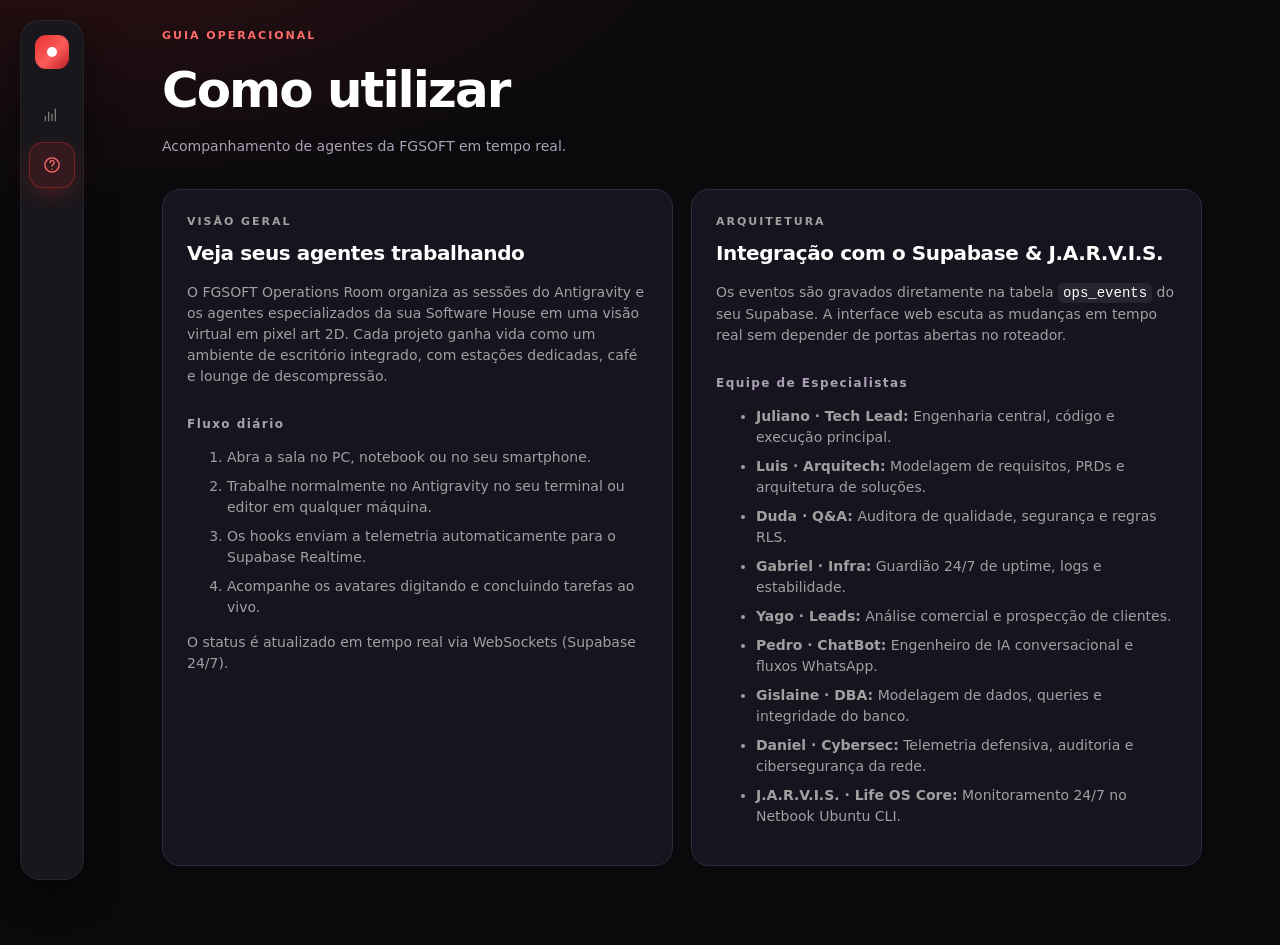
<file: how-to.html>
<!doctype html>
<html lang="pt-BR">
<head><meta charset="utf-8"><meta name="viewport" content="width=device-width, initial-scale=1"><title>Como utilizar · FGSOFT Operations Room</title><link rel="stylesheet" href="./styles.css"><link rel="stylesheet" href="./office.css"></head>
<body>
  <aside class="trilho trilho-principal" aria-label="Navegação principal"><div class="trilho-marca" aria-hidden="true"></div><nav class="trilho-nav"><a class="nav" href="./" aria-label="Escritório"><svg viewBox="0 0 24 24" aria-hidden="true"><path d="M4 19v-5m4 5V9m4 10v-8m4 8V5"/></svg></a><a class="nav active" href="./how-to.html" aria-label="Como utilizar"><svg viewBox="0 0 24 24" aria-hidden="true"><circle cx="12" cy="12" r="8.5"/><path d="M9.7 9a2.45 2.45 0 1 1 4.4 1.48c-.8 1.04-2.1 1.32-2.1 2.78"/><path d="M12 16.7h.01"/></svg></a></nav></aside>
  <main class="container help-page"><header class="page-head"><div><p class="eyebrow">GUIA OPERACIONAL</p><h1>Como utilizar</h1><p class="intro">Acompanhamento de agentes da FGSOFT em tempo real.</p></div></header><div class="help-grid"><section class="panel"><p class="eyebrow">VISÃO GERAL</p><h2>Veja seus agentes trabalhando</h2><p>O FGSOFT Operations Room organiza as sessões do Antigravity e os agentes especializados da sua Software House em uma visão virtual em pixel art 2D. Cada projeto ganha vida como um ambiente de escritório integrado, com estações dedicadas, café e lounge de descompressão.</p><h3>Fluxo diário</h3><ol><li>Abra a sala no PC, notebook ou no seu smartphone.</li><li>Trabalhe normalmente no Antigravity no seu terminal ou editor em qualquer máquina.</li><li>Os hooks enviam a telemetria automaticamente para o Supabase Realtime.</li><li>Acompanhe os avatares digitando e concluindo tarefas ao vivo.</li></ol><p>O status é atualizado em tempo real via WebSockets (Supabase 24/7).</p></section><section class="panel"><p class="eyebrow">ARQUITETURA</p><h2>Integração com o Supabase & J.A.R.V.I.S.</h2><p>Os eventos são gravados diretamente na tabela <code>ops_events</code> do seu Supabase. A interface web escuta as mudanças em tempo real sem depender de portas abertas no roteador.</p><h3>Equipe de Especialistas</h3><ul><li><strong>Juliano · Tech Lead:</strong> Engenharia central, código e execução principal.</li><li><strong>Luis · Arquitech:</strong> Modelagem de requisitos, PRDs e arquitetura de soluções.</li><li><strong>Duda · Q&A:</strong> Auditora de qualidade, segurança e regras RLS.</li><li><strong>Gabriel · Infra:</strong> Guardião 24/7 de uptime, logs e estabilidade.</li><li><strong>Yago · Leads:</strong> Análise comercial e prospecção de clientes.</li><li><strong>Pedro · ChatBot:</strong> Engenheiro de IA conversacional e fluxos WhatsApp.</li><li><strong>Gislaine · DBA:</strong> Modelagem de dados, queries e integridade do banco.</li><li><strong>Daniel · Cybersec:</strong> Telemetria defensiva, auditoria e cibersegurança da rede.</li><li><strong>J.A.R.V.I.S. · Life OS Core:</strong> Monitoramento 24/7 no Netbook Ubuntu CLI.</li></ul></section></div></main>
</body></html>
</file>
<file: styles.css>
:root { color-scheme: dark; font-family: Inter, system-ui, sans-serif; background: #0d0b14; color: #f6f3fb; } * { box-sizing: border-box; } body { margin: 0; min-height: 100vh; } button, input { font: inherit; } button { cursor: pointer; } .topbar { min-height: 72px; border-bottom: 1px solid #2a2536; display: flex; align-items: center; gap: 28px; padding: 0 clamp(20px, 5vw, 72px); } .brand { display: flex; align-items: center; gap: 12px; font-size: 16px; font-weight: 700; margin-right: auto; } .brand-mark { width: 23px; height: 23px; border-radius: 7px; background: linear-gradient(135deg, #E42E2E, #ff5c5c); box-shadow: 0 0 22px rgba(228, 46, 46, 0.5); } nav { display: flex; gap: 4px; } .nav { background: transparent; color: #a8a1b7; border: 0; padding: 8px 11px; border-radius: 7px; } .nav.active { color: white; background: #282134; } .connection { color: #8fd6ae; font-size: 12px; } .container { max-width: 1280px; margin: auto; padding: 48px 24px 80px; } .page-head, .section-head { display: flex; justify-content: space-between; align-items: center; gap: 24px; } .page-head { margin-bottom: 32px; } .eyebrow { font-size: 11px; letter-spacing: .18em; color: #ff6b6b; font-weight: 700; margin: 0 0 8px; } h1 { font-size: clamp(34px, 5vw, 50px); margin: 0 0 8px; letter-spacing: -.04em; } h2 { font-size: 20px; letter-spacing: -.02em; margin: 0 0 7px; } h3 { font-size: 12px; letter-spacing: .12em; color: #a8a1b7; margin: 28px 0 10px; } .intro, .section-head p, .details p { color: #a8a1b7; margin: 0; } .summary { display: flex; gap: 8px; flex-wrap: wrap; justify-content: flex-end; } .metric { display: grid; gap: 2px; min-width: 80px; padding: 9px 11px; border: 1px solid #332b42; border-radius: 10px; color: #aaa2b5; font-size: 11px; } .metric b { font-size: 18px; color: #fff; } .room-layout { display: grid; grid-template-columns: minmax(0, 1fr) 320px; gap: 20px; } .room { display: grid; grid-template-columns: repeat(auto-fill, minmax(220px, 1fr)); align-content: start; gap: 14px; min-height: 450px; padding: 24px; background-color: #17131f; background-image: linear-gradient(#ffffff05 1px, transparent 1px), linear-gradient(90deg, #ffffff05 1px, transparent 1px); background-size: 24px 24px; border: 1px solid #30293e; border-radius: 18px; } .session { display: flex; min-height: 112px; text-align: left; gap: 12px; padding: 15px; border: 1px solid #443b55; border-radius: 14px; color: #f6f3fb; background: #211b2a; } .session:hover, .session.selected { border-color: #E42E2E; background: #282034; } .avatar { display: grid; place-items: center; width: 34px; height: 34px; border-radius: 9px; background: #E42E2E; font-weight: 800; flex: none; } .session-copy { min-width: 0; display: flex; flex-direction: column; gap: 5px; } .session-copy small { color: #b3acbe; overflow-wrap: anywhere; } .agent-count { margin-left: auto; color: #ff6b6b; font-size: 11px; white-space: nowrap; } .details, .panel { background: #17131f; border: 1px solid #30293e; border-radius: 18px; padding: 24px; } .details { min-height: 450px; } .status { display: inline-block; margin-top: 4px !important; color: #ff9999 !important; } .detail-path { overflow-wrap: anywhere; font-size: 13px; margin-top: 12px !important; } .agent-list, .history { margin: 0; padding: 0; list-style: none; } .agent-list li, .history li { display: flex; justify-content: space-between; gap: 12px; padding: 9px 0; border-bottom: 1px solid #30293e; font-size: 13px; } .agent-list small, time { color: #a8a1b7; } .count { color: #ff6b6b; margin-left: 5px; } .panel { margin-top: 22px; } .section-head { margin-bottom: 20px; } .list { border-top: 1px solid #30293e; } .row { display: flex; align-items: center; justify-content: space-between; gap: 20px; padding: 18px 0; border-bottom: 1px solid #30293e; } .row:last-child { border-bottom: 0; padding-bottom: 0; } .row-main { min-width: 0; display: flex; flex-direction: column; gap: 6px; } .row-main strong { font-size: 15px; } .row-main small, .path { color: #aea8ba; font-size: 13px; } .path { overflow-wrap: anywhere; } .actions { display: flex; flex-wrap: wrap; justify-content: flex-end; gap: 8px; flex: none; } .actions button, .secondary { color: #e2ddeb; background: #272132; border: 1px solid #453b55; border-radius: 9px; padding: 9px 12px; } .actions button:hover, .secondary:hover { border-color: #ff6b6b; } .actions .danger { color: #f7a5ab; } .primary { background: #E42E2E; color: white; border: 1px solid #ff4d4d; border-radius: 9px; font-weight: 650; padding: 11px 16px; } .primary:hover { background: #ff4444; } .toggle { font-size: 13px; color: #c9c1d3; white-space: nowrap; } .toggle input { accent-color: #E42E2E; } .empty { color: #91899f; padding: 10px 0 0; } .room-empty { grid-column: 1 / -1; align-self: center; text-align: center; } .archived { opacity: .7; } .badge { color: #aaa0b8; border: 1px solid #50465d; border-radius: 99px; font-size: 10px; padding: 3px 6px; font-weight: 500; } .notice { padding: 12px 16px; border: 1px solid #4e3b76; border-radius: 10px; background: #231936; margin-bottom: 18px; } .notice.error { border-color: #8b3c4a; background: #341c27; color: #ffb6bf; } dialog { color: #f6f3fb; background: #1b1625; border: 1px solid #514365; border-radius: 16px; width: min(480px, calc(100% - 32px)); padding: 27px; } dialog::backdrop { background: #05040bbd; } dialog form { display: flex; flex-direction: column; gap: 17px; } .dialog-help, .hint { color: #a8a1b7; font-size: 13px; margin: 0; } dialog label { display: flex; flex-direction: column; gap: 8px; font-size: 13px; font-weight: 650; } dialog input { color: white; background: #100d17; border: 1px solid #514365; border-radius: 9px; padding: 11px; width: 100%; } dialog input:focus { outline: 2px solid #E42E2E; } .dialog-actions { display: flex; justify-content: flex-end; gap: 10px; margin-top: 6px; } @media (max-width: 850px) { .room-layout { grid-template-columns: 1fr; } .details { min-height: auto; } } @media (max-width: 700px) { .page-head, .section-head, .row { align-items: flex-start; flex-direction: column; } .actions { justify-content: flex-start; } .summary { justify-content: flex-start; } .topbar { gap: 12px; } .connection { display: none; } }
</file>
<file: office.css>
:root { --fundo:#0a0a0d; --cartao:#17171c; --cartao-alto:#1e1e25; --borda:rgba(255,255,255,.06); --borda-forte:#322d3c; --texto:#fff; --texto-2:#a0a0a0; --texto-3:#787878; --roxo:#E42E2E; --tema:#E42E2E; --verde:#22c55e; --laranja:#f59e0b; --vermelho:#ef4444; --azul:#3b82f6; --cinza:#6b6b75; --raio:20px; --raio-m:14px; --trilho:64px; --margem:20px; }
* { box-sizing:border-box; } html,body { background:var(--fundo); } body { min-height:100vh; margin:0; color:var(--texto); font:14px/1.5 "Segoe UI Variable","Segoe UI",system-ui,sans-serif; background:radial-gradient(900px 420px at 8% -10%,rgba(228,46,46,.18),transparent 70%),var(--fundo); }
.topbar { display:none; }.container { display:block; max-width:1180px; margin:0 auto; padding:28px 28px 80px calc(var(--trilho) + var(--margem) * 2 + 8px); }.trilho { position:fixed; z-index:10; top:var(--margem); bottom:var(--margem); left:var(--margem); width:var(--trilho); display:flex; flex-direction:column; align-items:center; gap:10px; padding:14px 0; border:1px solid var(--borda); border-radius:var(--raio); background:var(--cartao); box-shadow:0 14px 34px rgba(0,0,0,.55); }.trilho-marca { width:34px; height:34px; margin-bottom:14px; border-radius:11px; display:grid; place-items:center; background:linear-gradient(135deg,#E42E2E,#ff5c5c 55%,#b31d1d); }.trilho-marca::after { width:10px; height:10px; border-radius:50%; content:""; background:#fff; }.trilho-nav { display:flex; flex:1 1 auto; flex-direction:column; gap:6px; }.trilho .nav { width:44px; height:44px; border:0; border-radius:13px; background:transparent; color:var(--texto-3); font-size:21px; cursor:pointer; }.trilho .nav.active { color:#ff6b6b; background:rgba(228,46,46,.14); box-shadow:0 0 0 1px rgba(228,46,46,.4),0 8px 22px rgba(228,46,46,.25); }.trilho-avatar { width:36px; height:36px; display:grid; place-items:center; border:1px solid var(--borda-forte); border-radius:50%; background:var(--cartao-alto); color:var(--texto-2); font-size:13px; font-weight:600; }
.trilho:not(.trilho-principal) { display:none; }.trilho .nav { display:grid; place-items:center; text-decoration:none; }.trilho .nav svg { width:20px; height:20px; fill:none; stroke:currentColor; stroke-width:1.6; stroke-linecap:round; stroke-linejoin:round; }.help-grid { display:grid; grid-template-columns:repeat(2,minmax(0,1fr)); gap:18px; }.help-grid .panel { margin-top:0; }.help-grid h2 { margin-top:0; }.help-grid p,.help-grid li { color:var(--texto-2); }.help-grid li + li { margin-top:8px; }.help-grid code { padding:2px 5px; border-radius:5px; background:rgba(255,255,255,.07); color:var(--texto); }
@media (max-width:760px) { .help-grid { grid-template-columns:1fr; } }
.conteudo { max-width:1180px; margin:0 auto; padding:28px 28px 80px calc(var(--trilho) + var(--margem) * 2 + 8px); }.linha-titulo { display:flex; align-items:baseline; justify-content:space-between; gap:16px; flex-wrap:wrap; margin:8px 0 20px; }.ops-titulo { align-items:flex-start; }.ops-nome { display:flex; align-items:center; gap:12px; }.ops-nome h1 { margin:0; font-size:32px; font-weight:500; letter-spacing:-.02em; }.ops-marca { width:14px; height:14px; flex:0 0 auto; border-radius:4px; transform:rotate(45deg); background:linear-gradient(135deg,#E42E2E,#ff5c5c 55%,#b31d1d); box-shadow:0 0 16px rgba(228,46,46,.7); }.ops-tagline { margin:4px 0 0; color:var(--texto-3); font-size:13px; }.alternador { display:inline-flex; align-items:center; gap:2px; padding:3px; border:1px solid var(--borda); border-radius:999px; background:rgba(255,255,255,.04); }.botao-mini { border:0; border-radius:999px; padding:5px 12px; color:var(--texto-2); background:transparent; }.botao-mini.ativo { color:#fff; background:#E42E2E; box-shadow:0 4px 14px rgba(228,46,46,.45); }
.ops-titulo { display:grid; grid-template-columns:minmax(0,1fr) auto auto auto; align-items:center; padding:0; }.trajeto { display:flex; align-items:center; gap:8px; color:var(--texto-2); font-size:13px; white-space:nowrap; }.trajeto input { accent-color:#E42E2E; }.periodo { display:grid; gap:4px; color:var(--texto-3); font-size:10px; letter-spacing:.08em; text-transform:uppercase; }.periodo select { min-width:150px; padding:8px 10px; border:1px solid var(--borda-forte); border-radius:8px; color:var(--texto); background:var(--cartao); font-size:12px; text-transform:none; }
.kpis { display:grid; grid-template-columns:repeat(4,1fr); gap:14px; margin-bottom:18px; }.kpi { display:flex; flex-direction:column; gap:8px; padding:16px 18px 14px; border:1px solid var(--borda); border-radius:var(--raio-m); background:var(--cartao); box-shadow:0 6px 16px rgba(0,0,0,.45); }.kpi-rotulo { display:flex; align-items:center; gap:8px; color:var(--texto-3); font-size:11px; font-weight:500; letter-spacing:.08em; text-transform:uppercase; }.kpi-valor { font-size:34px; font-weight:600; line-height:1; letter-spacing:-.02em; }.ponto { width:8px; height:8px; flex:0 0 auto; border-radius:50%; background:#E42E2E; }.ponto.verde{background:var(--verde)}.ponto.laranja{background:var(--laranja)}.ponto.azul{background:var(--azul)}.ponto.cinza{background:var(--cinza)}.ponto.vermelho{background:var(--vermelho)}
.bloco { margin-bottom:18px; padding:18px 18px 16px; overflow:hidden; border:1px solid var(--borda); border-radius:var(--raio); background:var(--cartao); box-shadow:0 14px 34px rgba(0,0,0,.55); }.cena-bloco { padding:10px; }.barra-operacao { display:flex; align-items:center; flex-wrap:wrap; gap:8px 10px; padding:6px 10px 2px; color:var(--texto-3); font-size:12px; }.barra-operacao .meta-fim { margin-left:auto; }.sep { color:rgba(255,255,255,.18); }.ao-vivo { display:inline-flex; align-items:center; gap:7px; padding:3px 10px 3px 8px; border:1px solid rgba(34,197,94,.25); border-radius:999px; background:rgba(34,197,94,.1); color:#4ade80; font-size:10.5px; font-weight:600; letter-spacing:.12em; text-transform:uppercase; }.ao-vivo i { width:7px; height:7px; border-radius:50%; background:#22c55e; box-shadow:0 0 8px #22c55e; }.cena { width:100%; margin-top:8px; }.legenda-agentes { display:flex; flex-wrap:wrap; align-items:center; gap:8px 14px; color:var(--texto-2); font-size:12px; }.legenda-agentes > span { display:inline-flex; align-items:center; gap:6px; }.legenda-chave { padding:2px 8px; border:1px solid var(--borda); border-radius:999px; background:rgba(255,255,255,.04); font-size:11.5px; }.legenda-uso { color:var(--texto-3); }
.jarvis-pill { display:inline-flex; align-items:center; gap:8px; padding:3px 10px; border:1px solid rgba(56,189,248,.35); border-radius:999px; background:rgba(2,132,199,.15); color:#e0f2fe; font-size:11px; font-weight:600; letter-spacing:.05em; }
.jarvis-led { width:7px; height:7px; border-radius:50%; background:#38bdf8; box-shadow:0 0 8px #38bdf8; animation:pp-pisca 1.8s steps(1) infinite; }
#room { display:block; min-height:0; padding:0; overflow:auto; border:0; border-radius:0; background:transparent; }.cena.escritorio.pixel { min-height:0; }.notice { position:fixed; right:28px; bottom:28px; z-index:30; }.room-layout,.details { display:contents; }#details-dialog { width:min(460px,calc(100vw - 32px)); border:1px solid var(--borda-forte); border-radius:var(--raio-m); background:var(--cartao); color:var(--texto); box-shadow:0 14px 34px rgba(0,0,0,.7); }#details-dialog::backdrop { background:rgba(0,0,0,.55); }#details-dialog form { display:flex; justify-content:flex-end; margin-top:16px; }.details h2 { margin:0; }.details .status { color:#ff6b6b; }.details h3 { margin:20px 0 8px; color:var(--texto-3); font-size:11px; letter-spacing:.1em; text-transform:uppercase; }.agent-list,.history { padding:0; list-style:none; }.agent-list li,.history li { display:flex; justify-content:space-between; gap:12px; padding:8px 0; border-bottom:1px solid var(--borda); }.agent-list small,.history time { color:var(--texto-2); }
@media (max-width:1060px) { .ops-titulo { grid-template-columns:minmax(0,1fr) auto auto; }.periodo { grid-column:2 / -1; justify-self:end; } }@media (max-width:960px) { .container { padding-left:112px; }.kpis { grid-template-columns:repeat(2,1fr); } }@media (max-width:640px) { .trilho { display:none; }.container { padding:20px; }.kpis { grid-template-columns:1fr; }.ops-titulo { grid-template-columns:1fr auto; }.trajeto { grid-column:1 / -1; }.periodo { grid-column:auto; }.ops-nome h1 { font-size:26px; }.barra-operacao .meta-fim { margin-left:0; }.legenda-agentes { font-size:11px; } }
#office-root { display:block; } .topbar { display:none; } #room-view > .page-head, #room-view > .room-layout { display:none; } #room-view { display:none; } #office-room { display:block; min-height:0; padding:0; overflow:auto; border:0; border-radius:0; background:transparent; } #office-room.cena.escritorio.pixel { min-height:0; }
.mobile-links { display:none; }
.panel-table { overflow-x:auto; padding:12px; border:1px solid var(--borda); border-radius:var(--raio-m); background:var(--cartao-alto); }
.panel-table table { width:100%; border-collapse:collapse; text-align:left; }
.panel-table th,.panel-table td { padding:11px; border-bottom:1px solid var(--borda); }
.panel-table th { color:var(--texto-3); font-size:11px; text-transform:uppercase; }
.panel-table tr[data-session] { cursor:pointer; }
.panel-table tr[data-session]:hover,.panel-table tr[data-session]:focus { background:rgba(125,54,236,.16); }
@media (max-width:760px) {
  .ops-titulo { display:flex; flex-direction:column; align-items:stretch; gap:14px; }
  .ops-titulo > * { position:static; max-width:100%; }
  .ops-titulo > div:first-child { min-width:0; }
  .ops-nome h1 { font-size:24px; }
  .mobile-links { display:flex; flex-wrap:wrap; gap:12px; }
  .mobile-links a { display:inline-flex; align-items:center; min-height:34px; padding:5px 12px; border:1px solid var(--borda-forte); border-radius:999px; background:var(--cartao-alto); color:#dccbff; font-size:12px; font-weight:600; text-decoration:none; }
  .mobile-links a:hover,.mobile-links a:focus-visible { border-color:#a469ff; background:rgba(125,54,236,.2); }
  .alternador,.trajeto { align-self:flex-start; }
  .trajeto { margin:2px 0; }
  .periodo { width:100%; }
  .periodo select { width:100%; }
}
.usage-widget { display:flex; align-items:center; gap:20px; flex-wrap:wrap; padding:12px 18px; margin-bottom:18px; border:1px solid var(--borda); border-radius:var(--raio-m); background:var(--cartao); box-shadow:0 6px 16px rgba(0,0,0,.45); }
.usage-title { display:flex; align-items:center; gap:8px; color:var(--texto-2); font-size:11px; font-weight:600; text-transform:uppercase; letter-spacing:.08em; }
.usage-title svg { width:15px; height:15px; fill:#f59e0b; }
.usage-group { display:flex; align-items:center; gap:24px; flex:1 1 auto; flex-wrap:wrap; }
.usage-item { display:flex; align-items:center; gap:10px; flex:1 1 200px; min-width:180px; }
.usage-label { font-size:11.5px; color:var(--texto-3); font-weight:500; white-space:nowrap; }
.usage-track { flex:1 1 auto; height:8px; border-radius:999px; background:rgba(255,255,255,.08); overflow:hidden; position:relative; }
.usage-fill { height:100%; border-radius:999px; transition:width .5s ease; }
.usage-fill.verde { background:linear-gradient(90deg,#22c55e,#4ade80); box-shadow:0 0 8px rgba(34,197,94,.4); }
.usage-fill.amarelo { background:linear-gradient(90deg,#f59e0b,#fbbf24); box-shadow:0 0 8px rgba(245,158,11,.4); }
.usage-fill.vermelho { background:linear-gradient(90deg,#ef4444,#f87171); box-shadow:0 0 8px rgba(239,68,68,.4); }
.usage-val { font-size:12px; font-weight:600; color:var(--texto); min-width:65px; text-align:right; font-variant-numeric:tabular-nums; }
@media (max-width:760px) { .usage-widget { flex-direction:column; align-items:stretch; gap:12px; } .usage-group { flex-direction:column; align-items:stretch; gap:10px; } }
</file>
